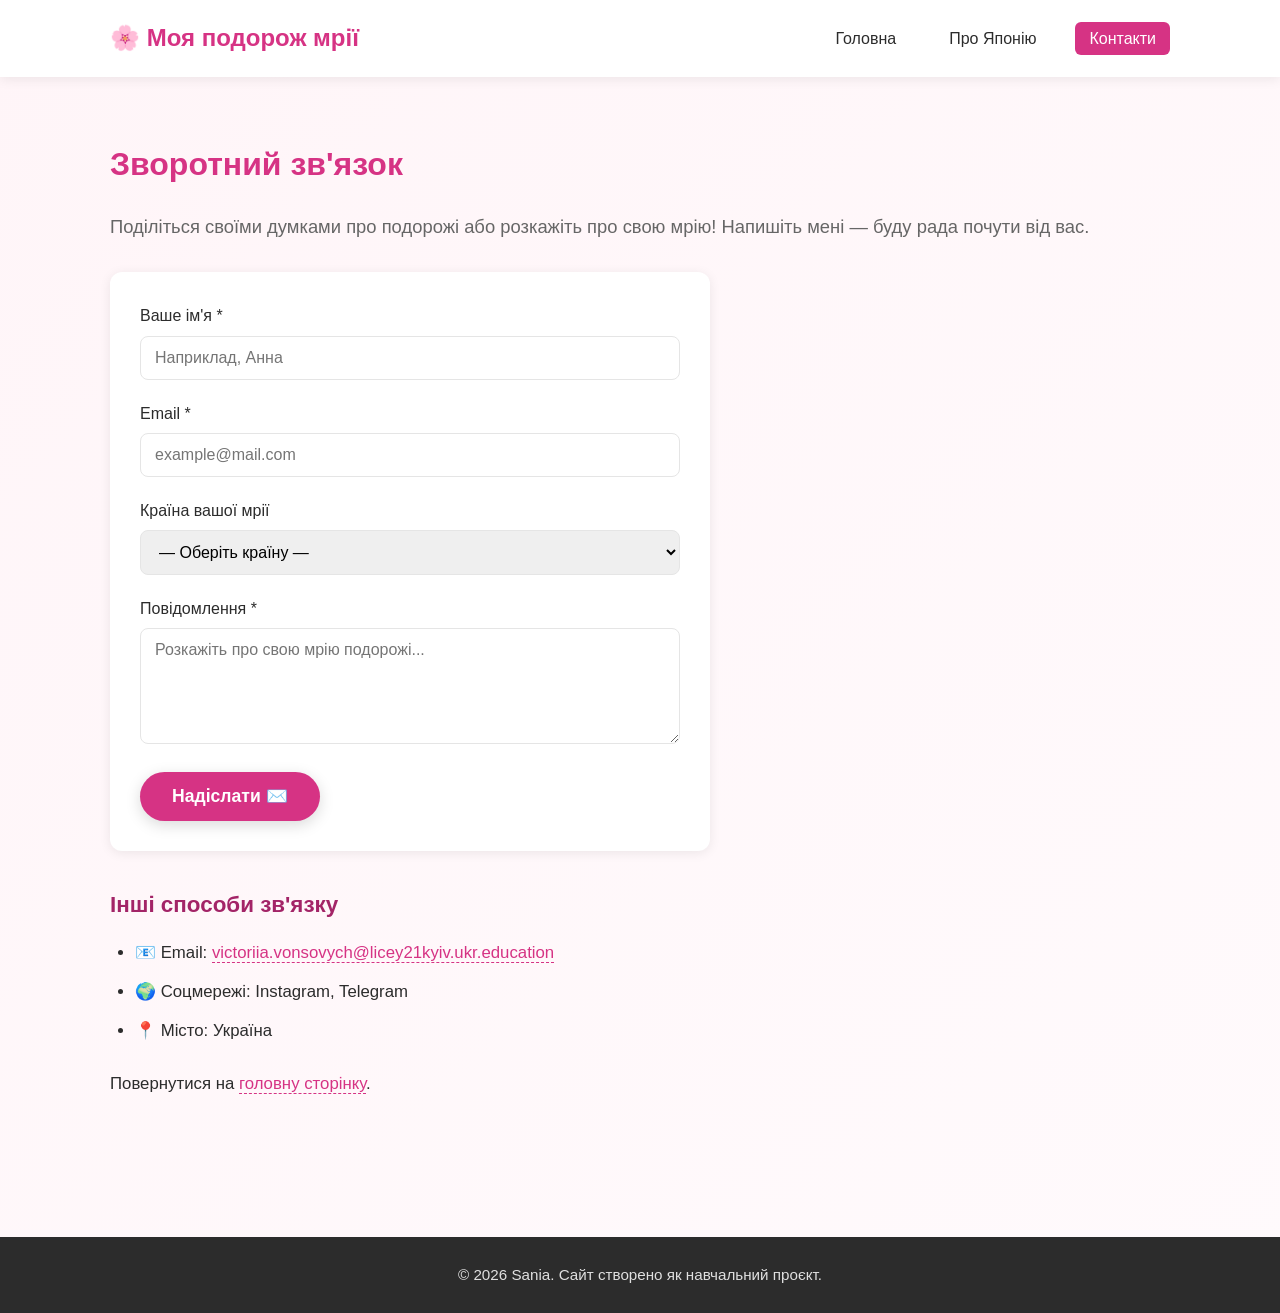
<file: contact.html>
<!DOCTYPE html>
<html lang="uk">
<head>
    <meta charset="UTF-8">
    <meta name="viewport" content="width=device-width, initial-scale=1.0">
    <title>Контакти — Подорож мрії</title>
    <link rel="stylesheet" href="styles.css">
</head>
<body>
    <header>
        <div class="container">
            <h1 class="logo">🌸 Моя подорож мрії</h1>
            <nav>
                <ul>
                    <li><a href="index.html">Головна</a></li>
                    <li><a href="about.html">Про Японію</a></li>
                    <li><a href="contact.html" class="active">Контакти</a></li>
                </ul>
            </nav>
        </div>
    </header>

    <main>
        <section class="content">
            <div class="container">
                <h2>Зворотний зв'язок</h2>
                <p class="lead">Поділіться своїми думками про подорожі або розкажіть про свою мрію! Напишіть мені — буду рада почути від вас.</p>

                <form id="contactForm" class="contact-form" novalidate>
                    <div class="form-group">
                        <label for="name">Ваше ім'я *</label>
                        <input type="text" id="name" name="name" required placeholder="Наприклад, Анна">
                    </div>

                    <div class="form-group">
                        <label for="email">Email *</label>
                        <input type="email" id="email" name="email" required placeholder="example@mail.com">
                    </div>

                    <div class="form-group">
                        <label for="country">Країна вашої мрії</label>
                        <select id="country" name="country">
                            <option value="">— Оберіть країну —</option>
                            <option value="japan">Японія</option>
                            <option value="iceland">Ісландія</option>
                            <option value="italy">Італія</option>
                            <option value="newzealand">Нова Зеландія</option>
                            <option value="other">Інша</option>
                        </select>
                    </div>

                    <div class="form-group">
                        <label for="message">Повідомлення *</label>
                        <textarea id="message" name="message" rows="5" required placeholder="Розкажіть про свою мрію подорожі..."></textarea>
                    </div>

                    <button type="submit" class="btn-primary">Надіслати ✉️</button>
                </form>

                <div id="formResult" class="form-result hidden"></div>

                <h3>Інші способи зв'язку</h3>
                <ul>
                    <li>📧 Email: <a href="mailto:victoriia.vonsovych@licey21kyiv.ukr.education">victoriia.vonsovych@licey21kyiv.ukr.education</a></li>
                    <li>🌍 Соцмережі: Instagram, Telegram</li>
                    <li>📍 Місто: Україна</li>
                </ul>

                <p>Повернутися на <a href="index.html">головну сторінку</a>.</p>
            </div>
        </section>
    </main>

    <footer>
        <div class="container">
            <p>&copy; 2026 Sania. Сайт створено як навчальний проєкт.</p>
        </div>
    </footer>

    <script src="script.js"></script>
</body>
</html>
</file>
<file: styles.css>
/* === БАЗОВІ СТИЛІ === */
* {
    margin: 0;
    padding: 0;
    box-sizing: border-box;
}

:root {
    --primary: #d63384;
    --primary-dark: #a32467;
    --secondary: #f8f5f0;
    --text: #2c2c2c;
    --text-light: #666;
    --border: #e5e5e5;
    --accent: #ff6b9d;
    --shadow: 0 2px 12px rgba(0, 0, 0, 0.08);
}

body {
    font-family: 'Helvetica Neue', Arial, sans-serif;
    line-height: 1.7;
    color: var(--text);
    background: linear-gradient(135deg, #fff5f8 0%, #fffafc 100%);
    min-height: 100vh;
    display: flex;
    flex-direction: column;
}

.container {
    max-width: 1100px;
    margin: 0 auto;
    padding: 0 20px;
}

/* === ШАПКА === */
header {
    background: white;
    box-shadow: var(--shadow);
    position: sticky;
    top: 0;
    z-index: 100;
}

header .container {
    display: flex;
    justify-content: space-between;
    align-items: center;
    padding: 18px 20px;
    flex-wrap: wrap;
    gap: 15px;
}

.logo {
    font-size: 1.5rem;
    color: var(--primary);
    font-weight: 700;
}

nav ul {
    list-style: none;
    display: flex;
    gap: 25px;
}

nav a {
    text-decoration: none;
    color: var(--text);
    font-weight: 500;
    padding: 8px 14px;
    border-radius: 6px;
    transition: all 0.3s ease;
}

nav a:hover {
    background: var(--secondary);
    color: var(--primary);
}

nav a.active {
    background: var(--primary);
    color: white;
}

/* === ОСНОВНА ЧАСТИНА === */
main {
    flex: 1;
}

.hero {
    background: linear-gradient(135deg, var(--primary) 0%, var(--accent) 100%);
    color: white;
    padding: 80px 0;
    text-align: center;
}

.hero h2 {
    font-size: 2.5rem;
    margin-bottom: 20px;
}

.hero .lead {
    font-size: 1.2rem;
    max-width: 700px;
    margin: 0 auto 30px;
    opacity: 0.95;
}

.content {
    padding: 60px 0;
}

.content h2 {
    color: var(--primary);
    font-size: 2rem;
    margin-bottom: 20px;
}

.content h3 {
    color: var(--primary-dark);
    font-size: 1.4rem;
    margin: 35px 0 15px;
}

.content p {
    margin-bottom: 18px;
    font-size: 1.05rem;
}

.content .lead {
    font-size: 1.15rem;
    color: var(--text-light);
    margin-bottom: 30px;
}

.content ul, .content ol {
    margin: 0 0 25px 25px;
}

.content li {
    margin-bottom: 10px;
    font-size: 1.05rem;
}

.content a {
    color: var(--primary);
    text-decoration: none;
    border-bottom: 1px dashed var(--primary);
    transition: color 0.3s;
}

.content a:hover {
    color: var(--primary-dark);
    border-bottom-style: solid;
}

figure {
    margin: 30px 0;
    text-align: center;
}

figure img {
    max-width: 100%;
    height: auto;
    border-radius: 12px;
    box-shadow: var(--shadow);
}

figcaption {
    margin-top: 12px;
    color: var(--text-light);
    font-style: italic;
    font-size: 0.95rem;
}

/* === КНОПКИ === */
.btn-primary {
    background: white;
    color: var(--primary);
    border: none;
    padding: 14px 32px;
    font-size: 1.1rem;
    font-weight: 600;
    border-radius: 30px;
    cursor: pointer;
    box-shadow: 0 4px 15px rgba(0, 0, 0, 0.15);
    transition: transform 0.3s ease, box-shadow 0.3s ease, background 0.3s ease, color 0.3s ease;
}

.btn-primary:hover {
    transform: translateY(-2px);
    box-shadow: 0 6px 20px rgba(0, 0, 0, 0.2);
}

.btn-primary:active {
    transform: translateY(0);
}

/* На сторінці контактів кнопка інакша */
.contact-form .btn-primary {
    background: var(--primary);
    color: white;
}

.contact-form .btn-primary:hover {
    background: var(--primary-dark);
}

/* === ФОРМА === */
.contact-form {
    background: white;
    padding: 30px;
    border-radius: 12px;
    box-shadow: var(--shadow);
    max-width: 600px;
    margin: 30px 0;
}

.form-group {
    margin-bottom: 20px;
}

.form-group label {
    display: block;
    margin-bottom: 6px;
    font-weight: 500;
    color: var(--text);
}

.form-group input,
.form-group select,
.form-group textarea {
    width: 100%;
    padding: 12px 14px;
    border: 1px solid var(--border);
    border-radius: 8px;
    font-size: 1rem;
    font-family: inherit;
    transition: border-color 0.3s, box-shadow 0.3s;
}

.form-group input:focus,
.form-group select:focus,
.form-group textarea:focus {
    outline: none;
    border-color: var(--primary);
    box-shadow: 0 0 0 3px rgba(214, 51, 132, 0.12);
}

.form-result {
    margin-top: 20px;
    padding: 16px;
    border-radius: 8px;
    background: #d4edda;
    color: #155724;
    border: 1px solid #c3e6cb;
}

.form-result.error {
    background: #f8d7da;
    color: #721c24;
    border-color: #f5c6cb;
}

/* === ВИПАДАЮЧИЙ СПИСОК === */
.dropdown-section {
    background: white;
    padding: 25px;
    border-radius: 12px;
    box-shadow: var(--shadow);
    margin: 20px 0 30px;
}

.dropdown-section label {
    font-weight: 500;
    margin-right: 12px;
}

.dropdown-section select {
    padding: 10px 14px;
    border: 1px solid var(--border);
    border-radius: 8px;
    font-size: 1rem;
    cursor: pointer;
}

.city-info {
    margin-top: 18px;
    padding: 18px;
    background: var(--secondary);
    border-radius: 8px;
    border-left: 4px solid var(--primary);
    display: none;
}

.city-info.show {
    display: block;
    animation: fadeIn 0.4s ease;
}

@keyframes fadeIn {
    from { opacity: 0; transform: translateY(-8px); }
    to   { opacity: 1; transform: translateY(0); }
}

/* === ДОПОМІЖНІ === */
.hidden {
    display: none;
}

#welcomeMessage {
    margin-top: 25px;
    font-size: 1.2rem;
    font-weight: 500;
    animation: fadeIn 0.5s ease;
}

#welcomeMessage.show {
    display: block;
}

/* === ПІДВАЛ === */
footer {
    background: var(--text);
    color: white;
    padding: 25px 0;
    text-align: center;
    margin-top: 60px;
}

footer p {
    font-size: 0.95rem;
    opacity: 0.85;
}

/* === АДАПТИВНІСТЬ === */
@media (max-width: 768px) {
    header .container {
        flex-direction: column;
        text-align: center;
    }

    nav ul {
        gap: 12px;
        flex-wrap: wrap;
        justify-content: center;
    }

    .hero {
        padding: 50px 0;
    }

    .hero h2 {
        font-size: 1.7rem;
    }

    .hero .lead {
        font-size: 1rem;
    }

    .content {
        padding: 40px 0;
    }

    .content h2 {
        font-size: 1.5rem;
    }

    .content h3 {
        font-size: 1.2rem;
    }

    .contact-form {
        padding: 20px;
    }
}

@media (max-width: 480px) {
    .logo {
        font-size: 1.25rem;
    }

    nav a {
        padding: 6px 10px;
        font-size: 0.95rem;
    }
}
</file>
